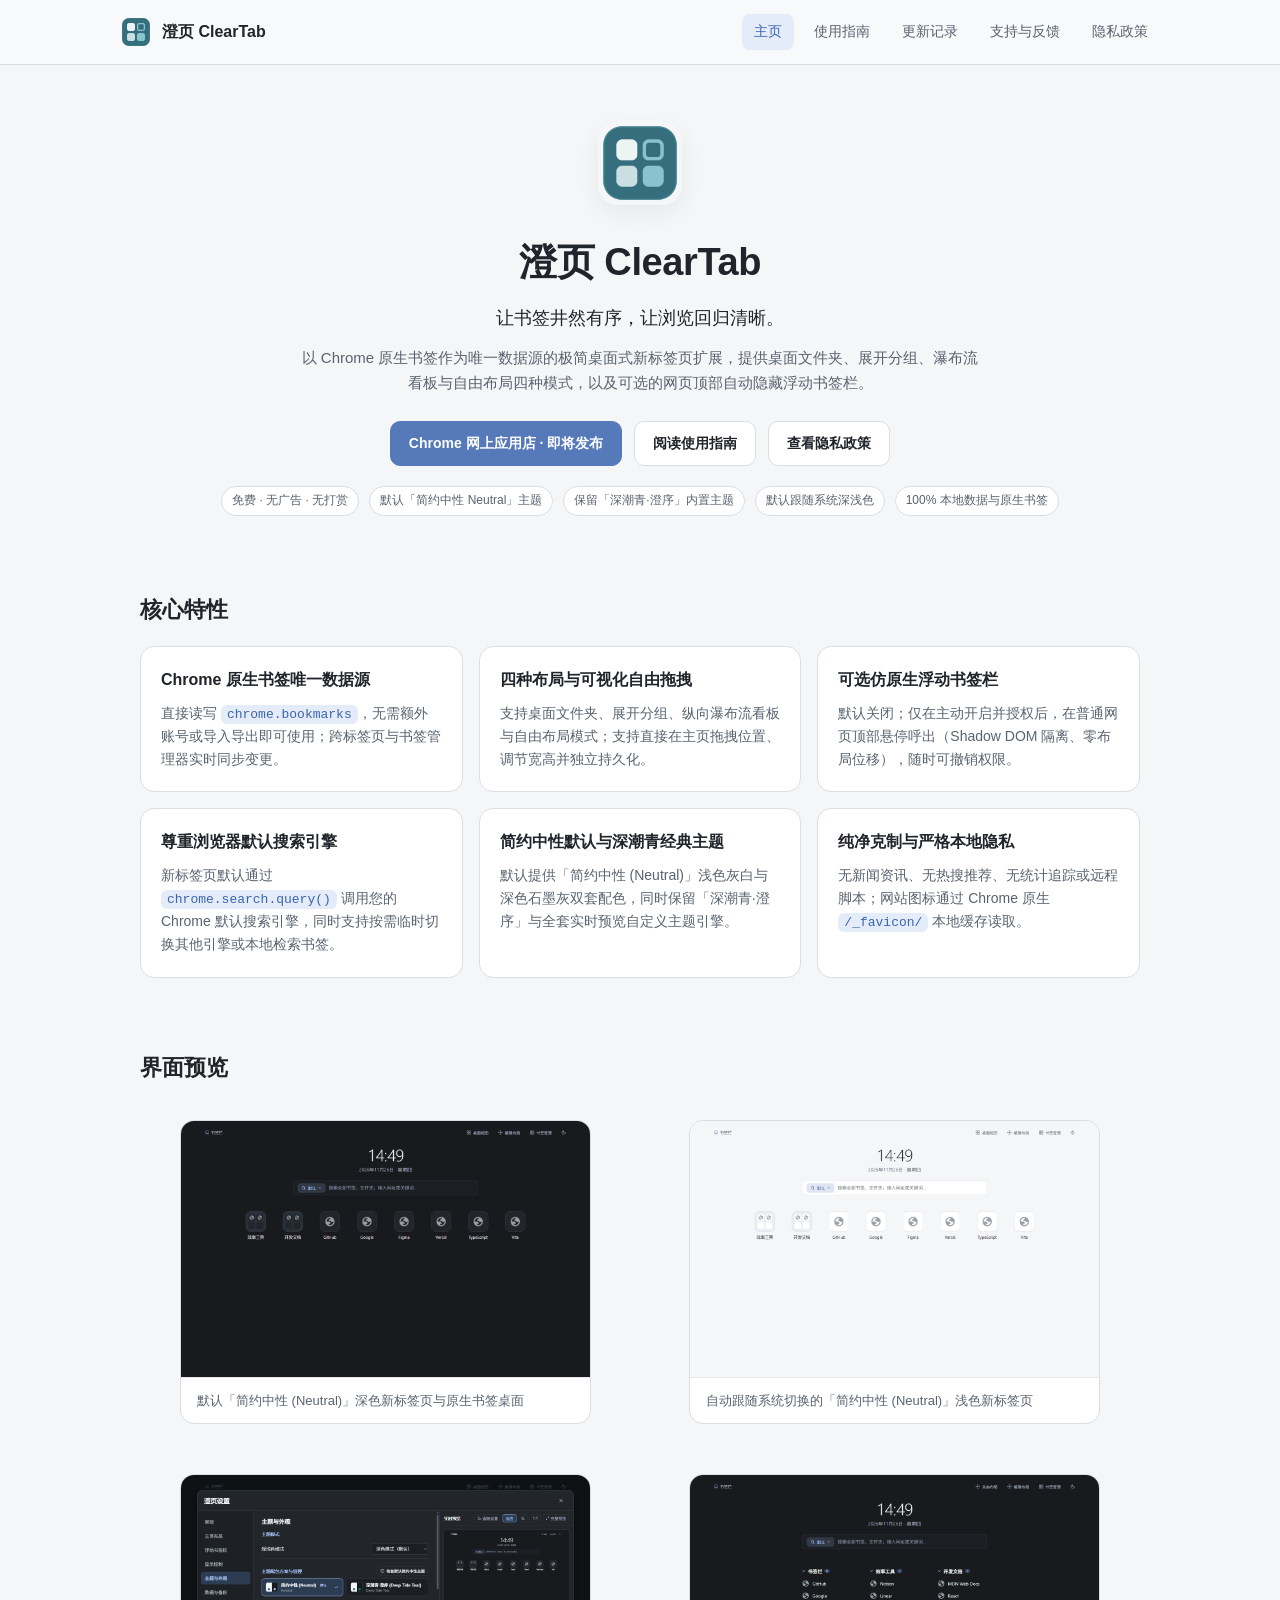
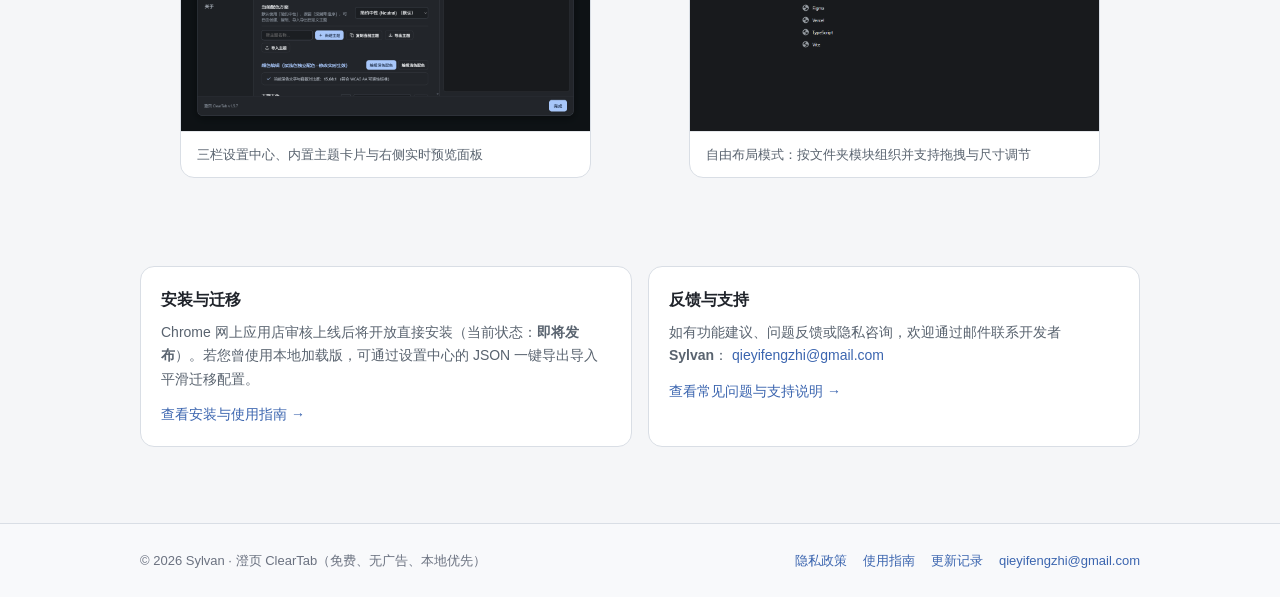
<file: index.html>
<!doctype html>
<html lang="zh-CN">
  <head>
    <meta charset="UTF-8" />
    <meta name="viewport" content="width=device-width, initial-scale=1.0" />
    <title>澄页 ClearTab — 让书签井然有序，让浏览回归清晰</title>
    <meta
      name="description"
      content="澄页 ClearTab 是一款以 Chrome 原生书签为核心的极简桌面式新标签页与可选浮动书签栏扩展。免费、无广告、100% 本地隐私。"
    />
    <link rel="icon" type="image/png" href="./assets/icon-128.png" />
    <link rel="stylesheet" href="./styles.css" />
  </head>
  <body>
    <header class="site-header">
      <div class="container nav-bar">
        <a class="brand" href="./index.html">
          <img src="./assets/icon-128.png" alt="澄页 ClearTab" width="32" height="32" />
          <span>澄页 ClearTab</span>
        </a>
        <nav class="nav-links" aria-label="主导航">
          <a href="./index.html" class="is-active">主页</a>
          <a href="./guide.html">使用指南</a>
          <a href="./changelog.html">更新记录</a>
          <a href="./support.html">支持与反馈</a>
          <a href="./privacy-policy.html">隐私政策</a>
        </nav>
      </div>
    </header>

    <main class="container">
      <section class="hero">
        <img
          class="hero-icon"
          src="./assets/icon-128.png"
          alt="澄页 ClearTab 品牌图标"
          width="84"
          height="84"
        />
        <h1>澄页 ClearTab</h1>
        <p class="hero-tagline">让书签井然有序，让浏览回归清晰。</p>
        <p class="hero-desc">
          以 Chrome 原生书签作为唯一数据源的极简桌面式新标签页扩展，提供桌面文件夹、展开分组、瀑布流看板与自由布局四种模式，以及可选的网页顶部自动隐藏浮动书签栏。
        </p>
        <div class="hero-actions">
          <span class="btn btn-primary btn-disabled" aria-disabled="true">
            Chrome 网上应用店 · 即将发布
          </span>
          <a class="btn" href="./guide.html">阅读使用指南</a>
          <a class="btn" href="./privacy-policy.html">查看隐私政策</a>
        </div>
        <div class="badges">
          <span class="badge">免费 · 无广告 · 无打赏</span>
          <span class="badge">默认「简约中性 Neutral」主题</span>
          <span class="badge">保留「深潮青·澄序」内置主题</span>
          <span class="badge">默认跟随系统深浅色</span>
          <span class="badge">100% 本地数据与原生书签</span>
        </div>
      </section>

      <section class="section">
        <h2 class="section-title">核心特性</h2>
        <div class="grid-3">
          <article class="card">
            <h3>Chrome 原生书签唯一数据源</h3>
            <p>
              直接读写 <code>chrome.bookmarks</code>，无需额外账号或导入导出即可使用；跨标签页与书签管理器实时同步变更。
            </p>
          </article>
          <article class="card">
            <h3>四种布局与可视化自由拖拽</h3>
            <p>
              支持桌面文件夹、展开分组、纵向瀑布流看板与自由布局模式；支持直接在主页拖拽位置、调节宽高并独立持久化。
            </p>
          </article>
          <article class="card">
            <h3>可选仿原生浮动书签栏</h3>
            <p>
              默认关闭；仅在主动开启并授权后，在普通网页顶部悬停呼出（Shadow DOM 隔离、零布局位移），随时可撤销权限。
            </p>
          </article>
          <article class="card">
            <h3>尊重浏览器默认搜索引擎</h3>
            <p>
              新标签页默认通过 <code>chrome.search.query()</code> 调用您的 Chrome 默认搜索引擎，同时支持按需临时切换其他引擎或本地检索书签。
            </p>
          </article>
          <article class="card">
            <h3>简约中性默认与深潮青经典主题</h3>
            <p>
              默认提供「简约中性 (Neutral)」浅色灰白与深色石墨灰双套配色，同时保留「深潮青·澄序」与全套实时预览自定义主题引擎。
            </p>
          </article>
          <article class="card">
            <h3>纯净克制与严格本地隐私</h3>
            <p>
              无新闻资讯、无热搜推荐、无统计追踪或远程脚本；网站图标通过 Chrome 原生 <code>/_favicon/</code> 本地缓存读取。
            </p>
          </article>
        </div>
      </section>

      <section class="section">
        <h2 class="section-title">界面预览</h2>
        <div class="gallery-grid">
          <figure class="shot-card">
            <img
              src="./assets/screenshot-01-minimal-newtab.png"
              alt="澄页 ClearTab 简约中性深色新标签页"
              loading="lazy"
            />
            <figcaption>默认「简约中性 (Neutral)」深色新标签页与原生书签桌面</figcaption>
          </figure>
          <figure class="shot-card">
            <img
              src="./assets/screenshot-05-light-custom-theme.png"
              alt="澄页 ClearTab 简约中性浅色新标签页"
              loading="lazy"
            />
            <figcaption>自动跟随系统切换的「简约中性 (Neutral)」浅色新标签页</figcaption>
          </figure>
          <figure class="shot-card">
            <img
              src="./assets/screenshot-04-settings-live-preview.png"
              alt="澄页 ClearTab 三栏设置中心与实时预览"
              loading="lazy"
            />
            <figcaption>三栏设置中心、内置主题卡片与右侧实时预览面板</figcaption>
          </figure>
          <figure class="shot-card">
            <img
              src="./assets/screenshot-02-free-layout.png"
              alt="澄页 ClearTab 自由布局模式"
              loading="lazy"
            />
            <figcaption>自由布局模式：按文件夹模块组织并支持拖拽与尺寸调节</figcaption>
          </figure>
        </div>
      </section>

      <section class="section">
        <div class="grid-2">
          <div class="card">
            <h3>安装与迁移</h3>
            <p>
              Chrome 网上应用店审核上线后将开放直接安装（当前状态：<strong>即将发布</strong>）。若您曾使用本地加载版，可通过设置中心的 JSON 一键导出导入平滑迁移配置。
            </p>
            <p style="margin-top: 12px">
              <a href="./guide.html">查看安装与使用指南 →</a>
            </p>
          </div>
          <div class="card">
            <h3>反馈与支持</h3>
            <p>
              如有功能建议、问题反馈或隐私咨询，欢迎通过邮件联系开发者 <strong>Sylvan</strong>：
              <a href="mailto:qieyifengzhi@gmail.com">qieyifengzhi@gmail.com</a>
            </p>
            <p style="margin-top: 12px">
              <a href="./support.html">查看常见问题与支持说明 →</a>
            </p>
          </div>
        </div>
      </section>
    </main>

    <footer class="site-footer">
      <div class="container footer-inner">
        <span>© 2026 Sylvan · 澄页 ClearTab（免费、无广告、本地优先）</span>
        <div class="footer-links">
          <a href="./privacy-policy.html">隐私政策</a>
          <a href="./guide.html">使用指南</a>
          <a href="./changelog.html">更新记录</a>
          <a href="mailto:qieyifengzhi@gmail.com">qieyifengzhi@gmail.com</a>
        </div>
      </div>
    </footer>
  </body>
</html>
</file>
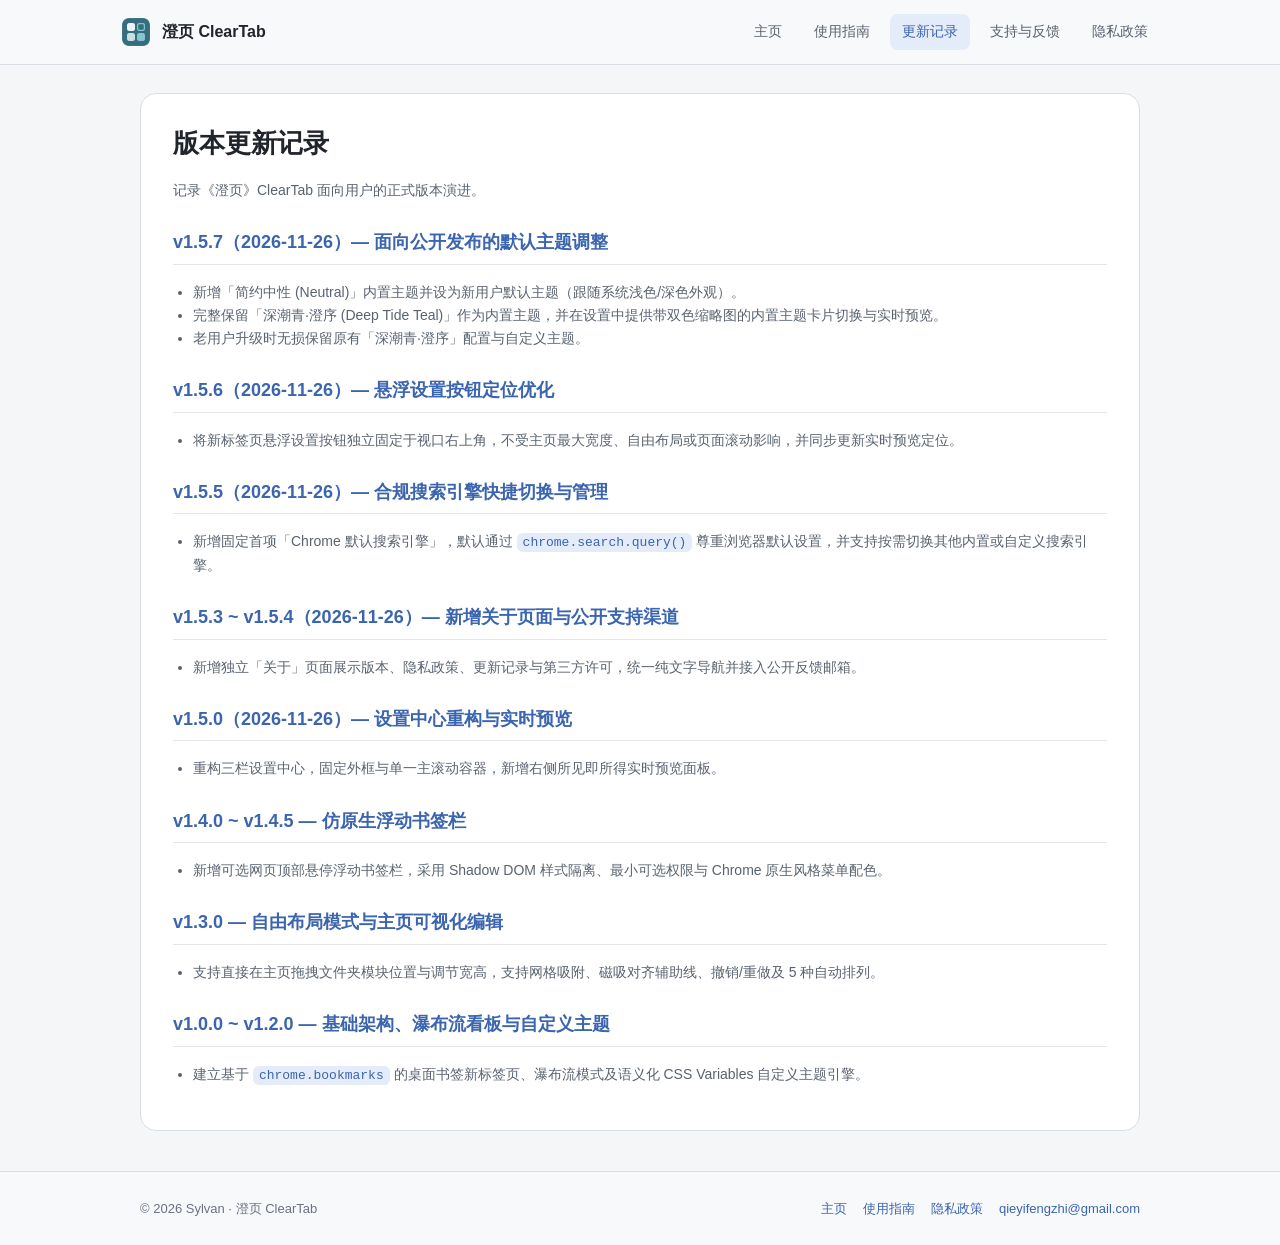
<file: changelog.html>
<!doctype html>
<html lang="zh-CN">
  <head>
    <meta charset="UTF-8" />
    <meta name="viewport" content="width=device-width, initial-scale=1.0" />
    <title>版本更新记录 — 澄页 ClearTab</title>
    <link rel="icon" type="image/png" href="./assets/icon-128.png" />
    <link rel="stylesheet" href="./styles.css" />
  </head>
  <body>
    <header class="site-header">
      <div class="container nav-bar">
        <a class="brand" href="./index.html">
          <img src="./assets/icon-128.png" alt="澄页 ClearTab" width="32" height="32" />
          <span>澄页 ClearTab</span>
        </a>
        <nav class="nav-links" aria-label="主导航">
          <a href="./index.html">主页</a>
          <a href="./guide.html">使用指南</a>
          <a href="./changelog.html" class="is-active">更新记录</a>
          <a href="./support.html">支持与反馈</a>
          <a href="./privacy-policy.html">隐私政策</a>
        </nav>
      </div>
    </header>

    <main class="container">
      <article class="doc-card">
        <h1>版本更新记录</h1>
        <p>记录《澄页》ClearTab 面向用户的正式版本演进。</p>

        <h2>v1.5.7（2026-11-26）— 面向公开发布的默认主题调整</h2>
        <ul>
          <li>新增「简约中性 (Neutral)」内置主题并设为新用户默认主题（跟随系统浅色/深色外观）。</li>
          <li>完整保留「深潮青·澄序 (Deep Tide Teal)」作为内置主题，并在设置中提供带双色缩略图的内置主题卡片切换与实时预览。</li>
          <li>老用户升级时无损保留原有「深潮青·澄序」配置与自定义主题。</li>
        </ul>

        <h2>v1.5.6（2026-11-26）— 悬浮设置按钮定位优化</h2>
        <ul>
          <li>将新标签页悬浮设置按钮独立固定于视口右上角，不受主页最大宽度、自由布局或页面滚动影响，并同步更新实时预览定位。</li>
        </ul>

        <h2>v1.5.5（2026-11-26）— 合规搜索引擎快捷切换与管理</h2>
        <ul>
          <li>新增固定首项「Chrome 默认搜索引擎」，默认通过 <code>chrome.search.query()</code> 尊重浏览器默认设置，并支持按需切换其他内置或自定义搜索引擎。</li>
        </ul>

        <h2>v1.5.3 ~ v1.5.4（2026-11-26）— 新增关于页面与公开支持渠道</h2>
        <ul>
          <li>新增独立「关于」页面展示版本、隐私政策、更新记录与第三方许可，统一纯文字导航并接入公开反馈邮箱。</li>
        </ul>

        <h2>v1.5.0（2026-11-26）— 设置中心重构与实时预览</h2>
        <ul>
          <li>重构三栏设置中心，固定外框与单一主滚动容器，新增右侧所见即所得实时预览面板。</li>
        </ul>

        <h2>v1.4.0 ~ v1.4.5 — 仿原生浮动书签栏</h2>
        <ul>
          <li>新增可选网页顶部悬停浮动书签栏，采用 Shadow DOM 样式隔离、最小可选权限与 Chrome 原生风格菜单配色。</li>
        </ul>

        <h2>v1.3.0 — 自由布局模式与主页可视化编辑</h2>
        <ul>
          <li>支持直接在主页拖拽文件夹模块位置与调节宽高，支持网格吸附、磁吸对齐辅助线、撤销/重做及 5 种自动排列。</li>
        </ul>

        <h2>v1.0.0 ~ v1.2.0 — 基础架构、瀑布流看板与自定义主题</h2>
        <ul>
          <li>建立基于 <code>chrome.bookmarks</code> 的桌面书签新标签页、瀑布流模式及语义化 CSS Variables 自定义主题引擎。</li>
        </ul>
      </article>
    </main>

    <footer class="site-footer">
      <div class="container footer-inner">
        <span>© 2026 Sylvan · 澄页 ClearTab</span>
        <div class="footer-links">
          <a href="./index.html">主页</a>
          <a href="./guide.html">使用指南</a>
          <a href="./privacy-policy.html">隐私政策</a>
          <a href="mailto:qieyifengzhi@gmail.com">qieyifengzhi@gmail.com</a>
        </div>
      </div>
    </footer>
  </body>
</html>
</file>
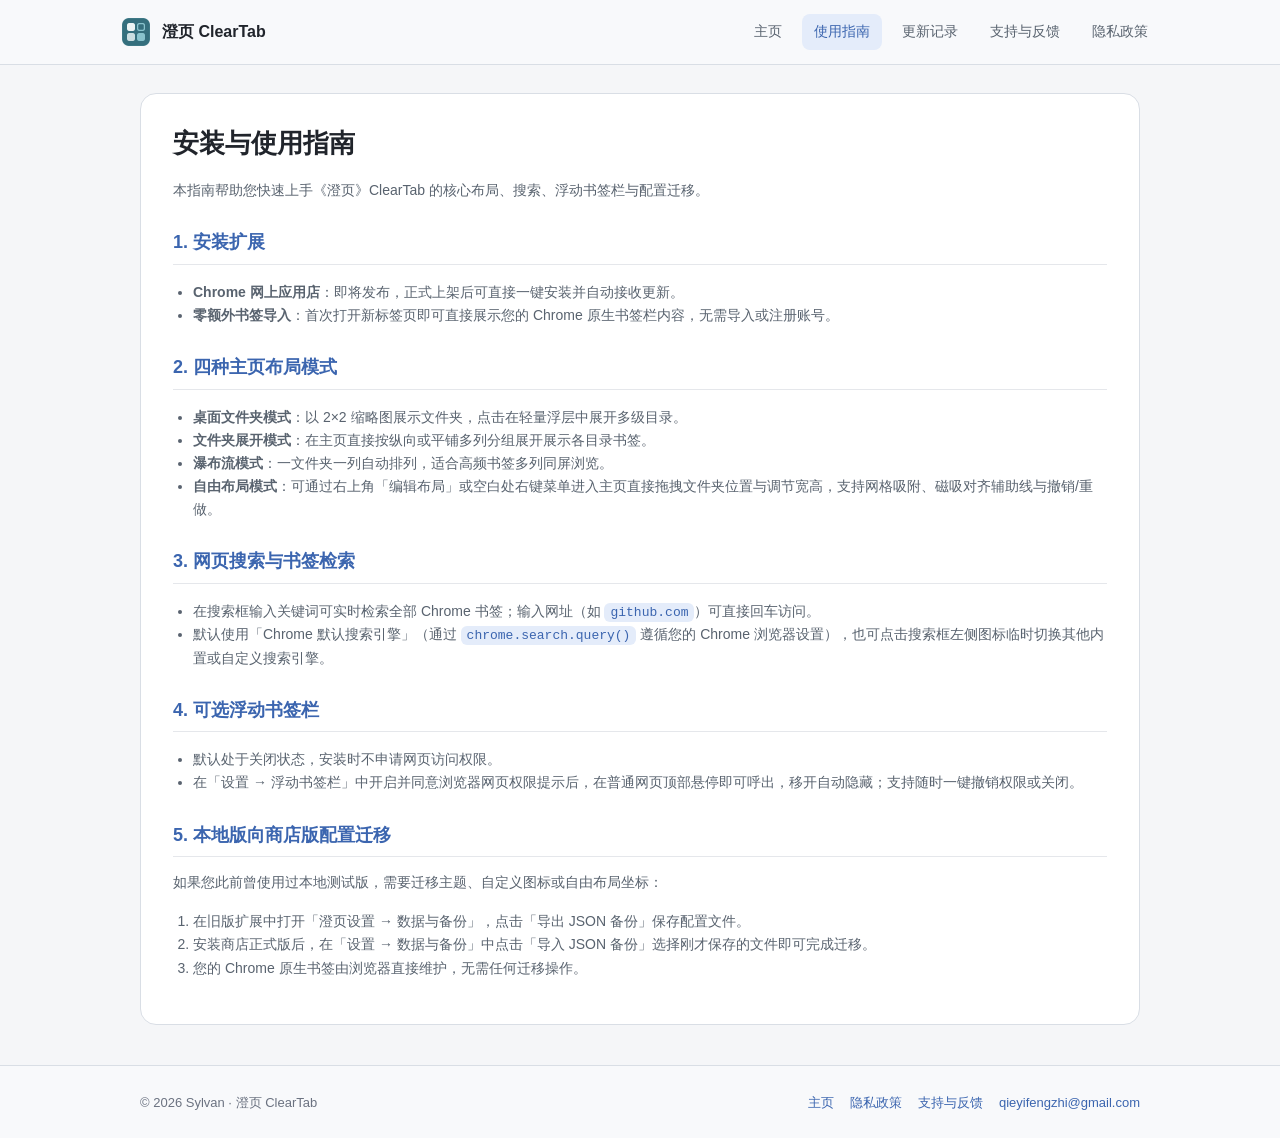
<file: guide.html>
<!doctype html>
<html lang="zh-CN">
  <head>
    <meta charset="UTF-8" />
    <meta name="viewport" content="width=device-width, initial-scale=1.0" />
    <title>安装与使用指南 — 澄页 ClearTab</title>
    <link rel="icon" type="image/png" href="./assets/icon-128.png" />
    <link rel="stylesheet" href="./styles.css" />
  </head>
  <body>
    <header class="site-header">
      <div class="container nav-bar">
        <a class="brand" href="./index.html">
          <img src="./assets/icon-128.png" alt="澄页 ClearTab" width="32" height="32" />
          <span>澄页 ClearTab</span>
        </a>
        <nav class="nav-links" aria-label="主导航">
          <a href="./index.html">主页</a>
          <a href="./guide.html" class="is-active">使用指南</a>
          <a href="./changelog.html">更新记录</a>
          <a href="./support.html">支持与反馈</a>
          <a href="./privacy-policy.html">隐私政策</a>
        </nav>
      </div>
    </header>

    <main class="container">
      <article class="doc-card">
        <h1>安装与使用指南</h1>
        <p>本指南帮助您快速上手《澄页》ClearTab 的核心布局、搜索、浮动书签栏与配置迁移。</p>

        <h2>1. 安装扩展</h2>
        <ul>
          <li><strong>Chrome 网上应用店</strong>：即将发布，正式上架后可直接一键安装并自动接收更新。</li>
          <li><strong>零额外书签导入</strong>：首次打开新标签页即可直接展示您的 Chrome 原生书签栏内容，无需导入或注册账号。</li>
        </ul>

        <h2>2. 四种主页布局模式</h2>
        <ul>
          <li><strong>桌面文件夹模式</strong>：以 2×2 缩略图展示文件夹，点击在轻量浮层中展开多级目录。</li>
          <li><strong>文件夹展开模式</strong>：在主页直接按纵向或平铺多列分组展开展示各目录书签。</li>
          <li><strong>瀑布流模式</strong>：一文件夹一列自动排列，适合高频书签多列同屏浏览。</li>
          <li><strong>自由布局模式</strong>：可通过右上角「编辑布局」或空白处右键菜单进入主页直接拖拽文件夹位置与调节宽高，支持网格吸附、磁吸对齐辅助线与撤销/重做。</li>
        </ul>

        <h2>3. 网页搜索与书签检索</h2>
        <ul>
          <li>在搜索框输入关键词可实时检索全部 Chrome 书签；输入网址（如 <code>github.com</code>）可直接回车访问。</li>
          <li>默认使用「Chrome 默认搜索引擎」（通过 <code>chrome.search.query()</code> 遵循您的 Chrome 浏览器设置），也可点击搜索框左侧图标临时切换其他内置或自定义搜索引擎。</li>
        </ul>

        <h2>4. 可选浮动书签栏</h2>
        <ul>
          <li>默认处于关闭状态，安装时不申请网页访问权限。</li>
          <li>在「设置 → 浮动书签栏」中开启并同意浏览器网页权限提示后，在普通网页顶部悬停即可呼出，移开自动隐藏；支持随时一键撤销权限或关闭。</li>
        </ul>

        <h2>5. 本地版向商店版配置迁移</h2>
        <p>如果您此前曾使用过本地测试版，需要迁移主题、自定义图标或自由布局坐标：</p>
        <ol>
          <li>在旧版扩展中打开「澄页设置 → 数据与备份」，点击「导出 JSON 备份」保存配置文件。</li>
          <li>安装商店正式版后，在「设置 → 数据与备份」中点击「导入 JSON 备份」选择刚才保存的文件即可完成迁移。</li>
          <li>您的 Chrome 原生书签由浏览器直接维护，无需任何迁移操作。</li>
        </ol>
      </article>
    </main>

    <footer class="site-footer">
      <div class="container footer-inner">
        <span>© 2026 Sylvan · 澄页 ClearTab</span>
        <div class="footer-links">
          <a href="./index.html">主页</a>
          <a href="./privacy-policy.html">隐私政策</a>
          <a href="./support.html">支持与反馈</a>
          <a href="mailto:qieyifengzhi@gmail.com">qieyifengzhi@gmail.com</a>
        </div>
      </div>
    </footer>
  </body>
</html>
</file>
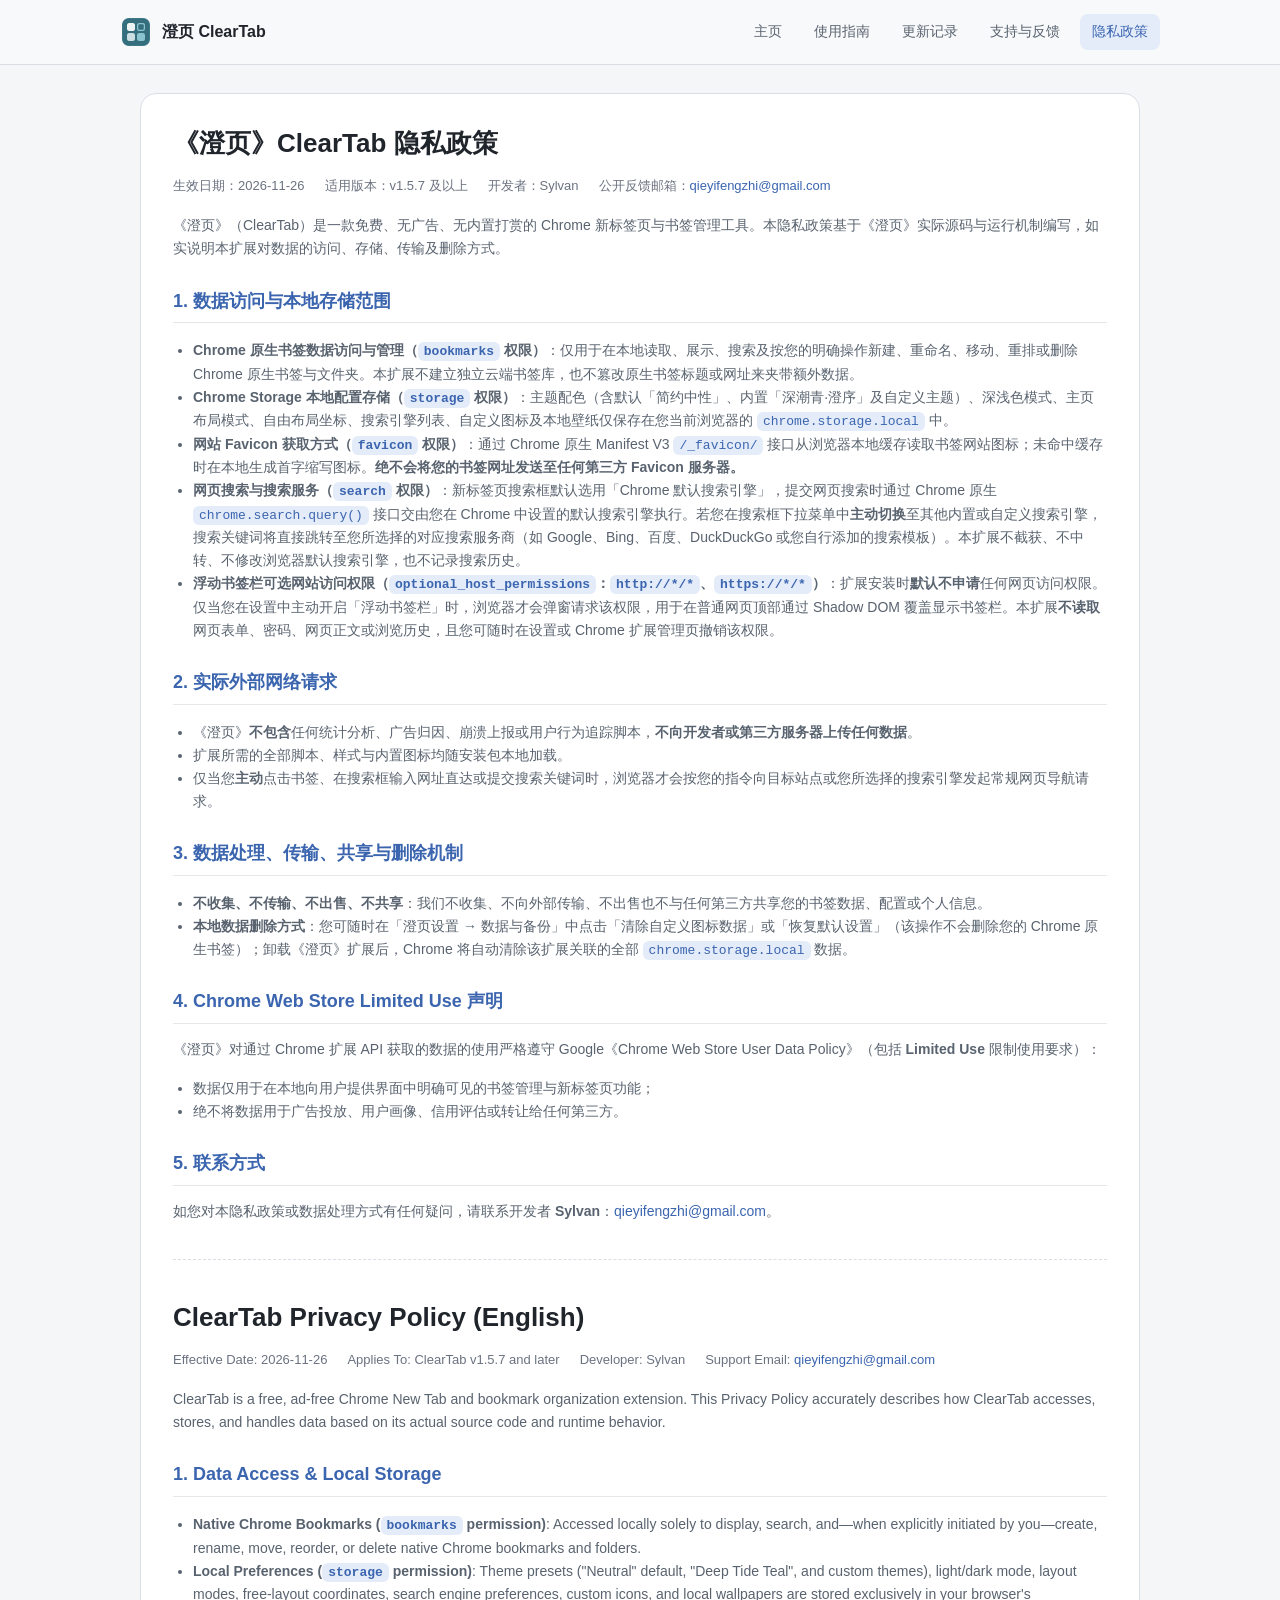
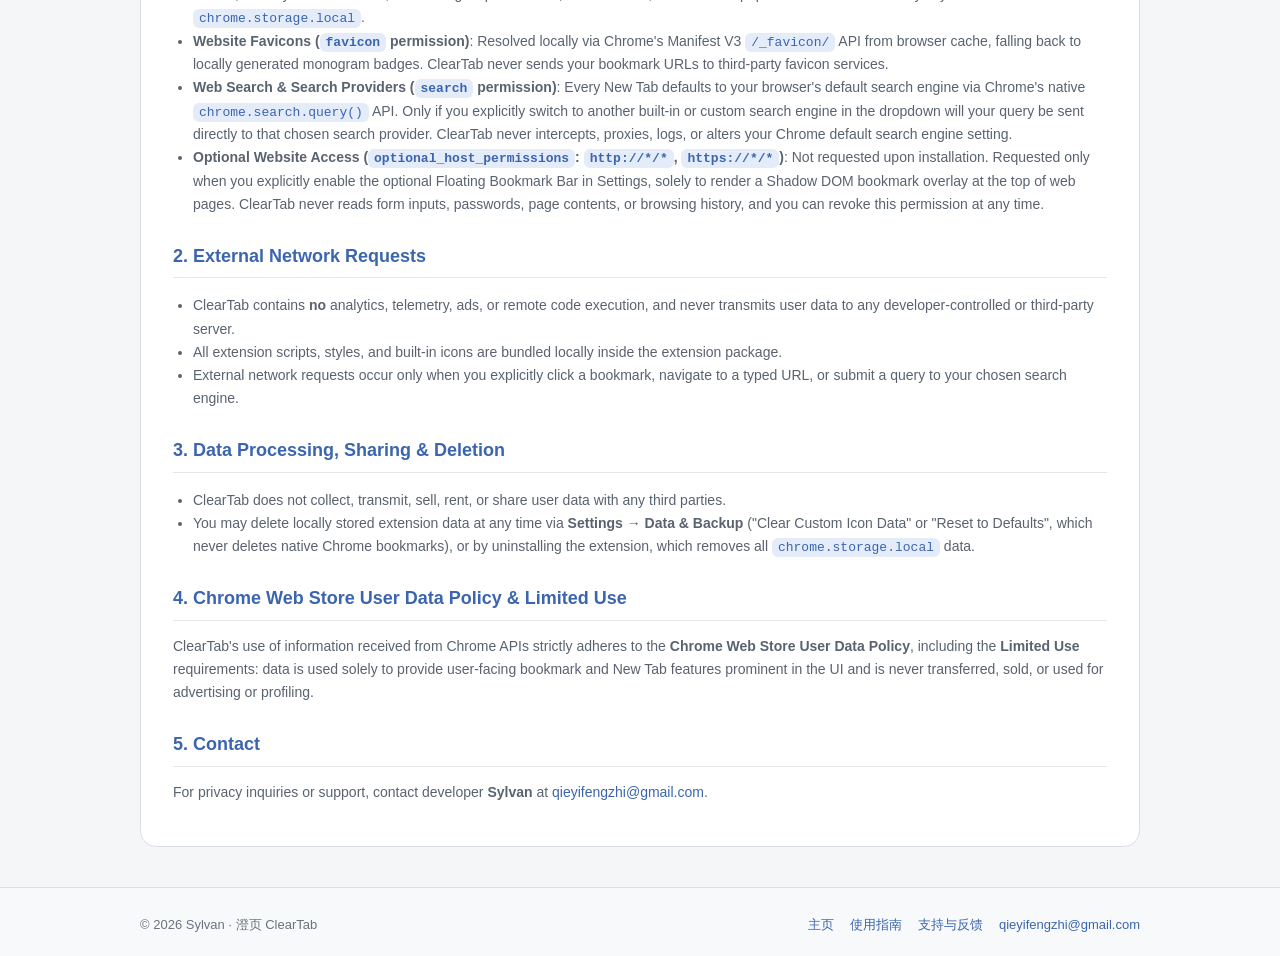
<file: privacy-policy.html>
<!doctype html>
<html lang="zh-CN">
  <head>
    <meta charset="UTF-8" />
    <meta name="viewport" content="width=device-width, initial-scale=1.0" />
    <title>隐私政策 / Privacy Policy — 澄页 ClearTab</title>
    <link rel="icon" type="image/png" href="./assets/icon-128.png" />
    <link rel="stylesheet" href="./styles.css" />
  </head>
  <body>
    <header class="site-header">
      <div class="container nav-bar">
        <a class="brand" href="./index.html">
          <img src="./assets/icon-128.png" alt="澄页 ClearTab" width="32" height="32" />
          <span>澄页 ClearTab</span>
        </a>
        <nav class="nav-links" aria-label="主导航">
          <a href="./index.html">主页</a>
          <a href="./guide.html">使用指南</a>
          <a href="./changelog.html">更新记录</a>
          <a href="./support.html">支持与反馈</a>
          <a href="./privacy-policy.html" class="is-active">隐私政策</a>
        </nav>
      </div>
    </header>

    <main class="container">
      <article class="doc-card">
        <section lang="zh-CN">
          <h1>《澄页》ClearTab 隐私政策</h1>
          <div class="doc-meta">
            <span>生效日期：2026-11-26</span>
            <span>适用版本：v1.5.7 及以上</span>
            <span>开发者：Sylvan</span>
            <span>公开反馈邮箱：<a href="mailto:qieyifengzhi@gmail.com">qieyifengzhi@gmail.com</a></span>
          </div>
          <p>
            《澄页》（ClearTab）是一款免费、无广告、无内置打赏的 Chrome 新标签页与书签管理工具。本隐私政策基于《澄页》实际源码与运行机制编写，如实说明本扩展对数据的访问、存储、传输及删除方式。
          </p>

          <h2>1. 数据访问与本地存储范围</h2>
          <ul>
            <li>
              <strong>Chrome 原生书签数据访问与管理（<code>bookmarks</code> 权限）</strong>：仅用于在本地读取、展示、搜索及按您的明确操作新建、重命名、移动、重排或删除 Chrome 原生书签与文件夹。本扩展不建立独立云端书签库，也不篡改原生书签标题或网址来夹带额外数据。
            </li>
            <li>
              <strong>Chrome Storage 本地配置存储（<code>storage</code> 权限）</strong>：主题配色（含默认「简约中性」、内置「深潮青·澄序」及自定义主题）、深浅色模式、主页布局模式、自由布局坐标、搜索引擎列表、自定义图标及本地壁纸仅保存在您当前浏览器的 <code>chrome.storage.local</code> 中。
            </li>
            <li>
              <strong>网站 Favicon 获取方式（<code>favicon</code> 权限）</strong>：通过 Chrome 原生 Manifest V3 <code>/_favicon/</code> 接口从浏览器本地缓存读取书签网站图标；未命中缓存时在本地生成首字缩写图标。<strong>绝不会将您的书签网址发送至任何第三方 Favicon 服务器。</strong>
            </li>
            <li>
              <strong>网页搜索与搜索服务（<code>search</code> 权限）</strong>：新标签页搜索框默认选用「Chrome 默认搜索引擎」，提交网页搜索时通过 Chrome 原生 <code>chrome.search.query()</code> 接口交由您在 Chrome 中设置的默认搜索引擎执行。若您在搜索框下拉菜单中<strong>主动切换</strong>至其他内置或自定义搜索引擎，搜索关键词将直接跳转至您所选择的对应搜索服务商（如 Google、Bing、百度、DuckDuckGo 或您自行添加的搜索模板）。本扩展不截获、不中转、不修改浏览器默认搜索引擎，也不记录搜索历史。
            </li>
            <li>
              <strong>浮动书签栏可选网站访问权限（<code>optional_host_permissions</code>：<code>http://*/*</code>、<code>https://*/*</code>）</strong>：扩展安装时<strong>默认不申请</strong>任何网页访问权限。仅当您在设置中主动开启「浮动书签栏」时，浏览器才会弹窗请求该权限，用于在普通网页顶部通过 Shadow DOM 覆盖显示书签栏。本扩展<strong>不读取</strong>网页表单、密码、网页正文或浏览历史，且您可随时在设置或 Chrome 扩展管理页撤销该权限。
            </li>
          </ul>

          <h2>2. 实际外部网络请求</h2>
          <ul>
            <li>《澄页》<strong>不包含</strong>任何统计分析、广告归因、崩溃上报或用户行为追踪脚本，<strong>不向开发者或第三方服务器上传任何数据</strong>。</li>
            <li>扩展所需的全部脚本、样式与内置图标均随安装包本地加载。</li>
            <li>仅当您<strong>主动</strong>点击书签、在搜索框输入网址直达或提交搜索关键词时，浏览器才会按您的指令向目标站点或您所选择的搜索引擎发起常规网页导航请求。</li>
          </ul>

          <h2>3. 数据处理、传输、共享与删除机制</h2>
          <ul>
            <li><strong>不收集、不传输、不出售、不共享</strong>：我们不收集、不向外部传输、不出售也不与任何第三方共享您的书签数据、配置或个人信息。</li>
            <li>
              <strong>本地数据删除方式</strong>：您可随时在「澄页设置 → 数据与备份」中点击「清除自定义图标数据」或「恢复默认设置」（该操作不会删除您的 Chrome 原生书签）；卸载《澄页》扩展后，Chrome 将自动清除该扩展关联的全部 <code>chrome.storage.local</code> 数据。
            </li>
          </ul>

          <h2>4. Chrome Web Store Limited Use 声明</h2>
          <p>
            《澄页》对通过 Chrome 扩展 API 获取的数据的使用严格遵守 Google《Chrome Web Store User Data Policy》（包括 <strong>Limited Use</strong> 限制使用要求）：
          </p>
          <ul>
            <li>数据仅用于在本地向用户提供界面中明确可见的书签管理与新标签页功能；</li>
            <li>绝不将数据用于广告投放、用户画像、信用评估或转让给任何第三方。</li>
          </ul>

          <h2>5. 联系方式</h2>
          <p>
            如您对本隐私政策或数据处理方式有任何疑问，请联系开发者 <strong>Sylvan</strong>：<a href="mailto:qieyifengzhi@gmail.com">qieyifengzhi@gmail.com</a>。
          </p>
        </section>

        <hr class="divider" />

        <section lang="en">
          <h1>ClearTab Privacy Policy (English)</h1>
          <div class="doc-meta">
            <span>Effective Date: 2026-11-26</span>
            <span>Applies To: ClearTab v1.5.7 and later</span>
            <span>Developer: Sylvan</span>
            <span>Support Email: <a href="mailto:qieyifengzhi@gmail.com">qieyifengzhi@gmail.com</a></span>
          </div>
          <p>
            ClearTab is a free, ad-free Chrome New Tab and bookmark organization extension. This Privacy Policy accurately describes how ClearTab accesses, stores, and handles data based on its actual source code and runtime behavior.
          </p>

          <h2>1. Data Access &amp; Local Storage</h2>
          <ul>
            <li>
              <strong>Native Chrome Bookmarks (<code>bookmarks</code> permission)</strong>: Accessed locally solely to display, search, and—when explicitly initiated by you—create, rename, move, reorder, or delete native Chrome bookmarks and folders.
            </li>
            <li>
              <strong>Local Preferences (<code>storage</code> permission)</strong>: Theme presets ("Neutral" default, "Deep Tide Teal", and custom themes), light/dark mode, layout modes, free-layout coordinates, search engine preferences, custom icons, and local wallpapers are stored exclusively in your browser's <code>chrome.storage.local</code>.
            </li>
            <li>
              <strong>Website Favicons (<code>favicon</code> permission)</strong>: Resolved locally via Chrome's Manifest V3 <code>/_favicon/</code> API from browser cache, falling back to locally generated monogram badges. ClearTab never sends your bookmark URLs to third-party favicon services.
            </li>
            <li>
              <strong>Web Search &amp; Search Providers (<code>search</code> permission)</strong>: Every New Tab defaults to your browser's default search engine via Chrome's native <code>chrome.search.query()</code> API. Only if you explicitly switch to another built-in or custom search engine in the dropdown will your query be sent directly to that chosen search provider. ClearTab never intercepts, proxies, logs, or alters your Chrome default search engine setting.
            </li>
            <li>
              <strong>Optional Website Access (<code>optional_host_permissions</code>: <code>http://*/*</code>, <code>https://*/*</code>)</strong>: Not requested upon installation. Requested only when you explicitly enable the optional Floating Bookmark Bar in Settings, solely to render a Shadow DOM bookmark overlay at the top of web pages. ClearTab never reads form inputs, passwords, page contents, or browsing history, and you can revoke this permission at any time.
            </li>
          </ul>

          <h2>2. External Network Requests</h2>
          <ul>
            <li>ClearTab contains <strong>no</strong> analytics, telemetry, ads, or remote code execution, and never transmits user data to any developer-controlled or third-party server.</li>
            <li>All extension scripts, styles, and built-in icons are bundled locally inside the extension package.</li>
            <li>External network requests occur only when you explicitly click a bookmark, navigate to a typed URL, or submit a query to your chosen search engine.</li>
          </ul>

          <h2>3. Data Processing, Sharing &amp; Deletion</h2>
          <ul>
            <li>ClearTab does not collect, transmit, sell, rent, or share user data with any third parties.</li>
            <li>You may delete locally stored extension data at any time via <strong>Settings → Data &amp; Backup</strong> ("Clear Custom Icon Data" or "Reset to Defaults", which never deletes native Chrome bookmarks), or by uninstalling the extension, which removes all <code>chrome.storage.local</code> data.</li>
          </ul>

          <h2>4. Chrome Web Store User Data Policy &amp; Limited Use</h2>
          <p>
            ClearTab's use of information received from Chrome APIs strictly adheres to the <strong>Chrome Web Store User Data Policy</strong>, including the <strong>Limited Use</strong> requirements: data is used solely to provide user-facing bookmark and New Tab features prominent in the UI and is never transferred, sold, or used for advertising or profiling.
          </p>

          <h2>5. Contact</h2>
          <p>
            For privacy inquiries or support, contact developer <strong>Sylvan</strong> at <a href="mailto:qieyifengzhi@gmail.com">qieyifengzhi@gmail.com</a>.
          </p>
        </section>
      </article>
    </main>

    <footer class="site-footer">
      <div class="container footer-inner">
        <span>© 2026 Sylvan · 澄页 ClearTab</span>
        <div class="footer-links">
          <a href="./index.html">主页</a>
          <a href="./guide.html">使用指南</a>
          <a href="./support.html">支持与反馈</a>
          <a href="mailto:qieyifengzhi@gmail.com">qieyifengzhi@gmail.com</a>
        </div>
      </div>
    </footer>
  </body>
</html>
</file>
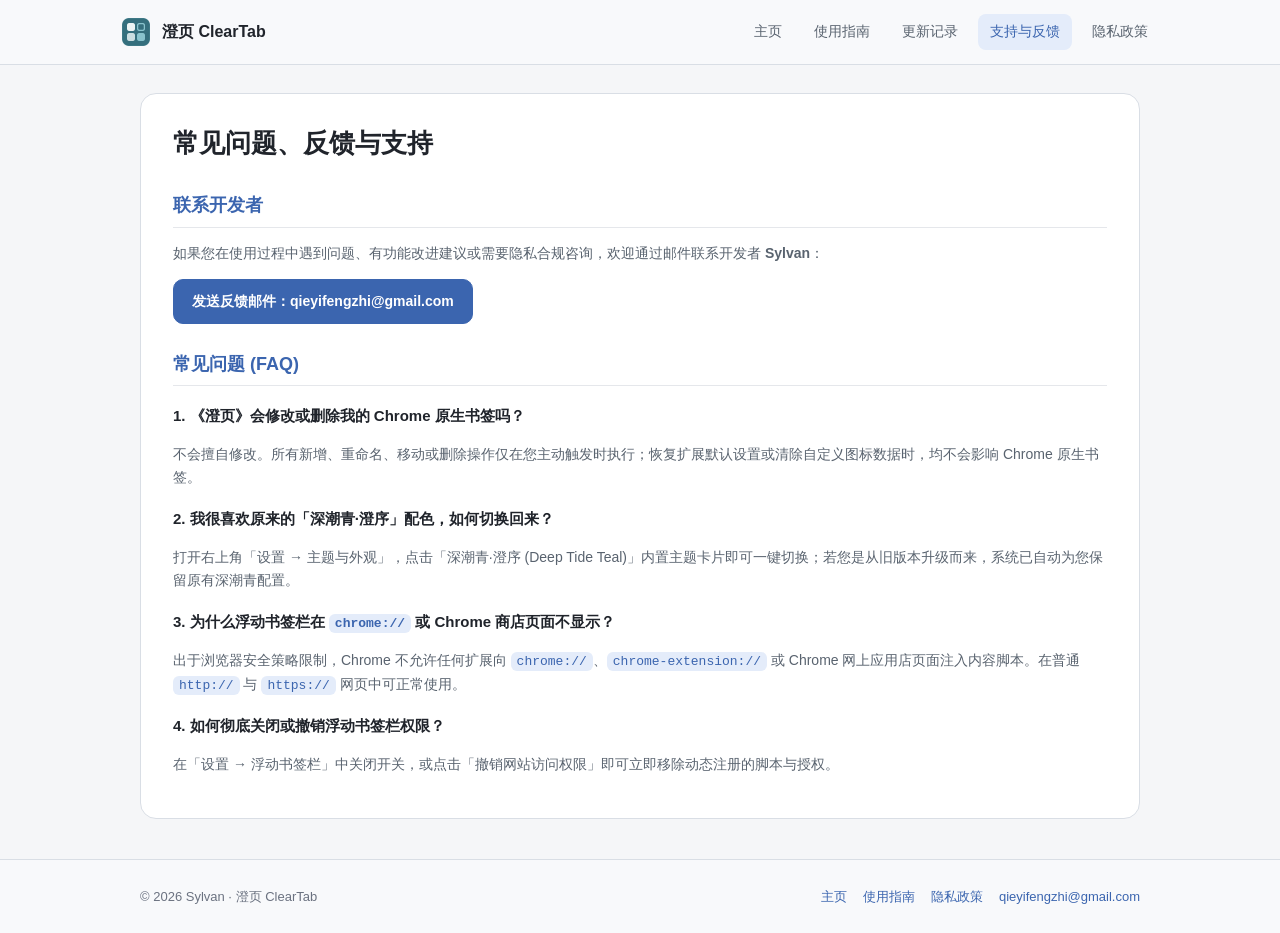
<file: support.html>
<!doctype html>
<html lang="zh-CN">
  <head>
    <meta charset="UTF-8" />
    <meta name="viewport" content="width=device-width, initial-scale=1.0" />
    <title>支持与反馈 — 澄页 ClearTab</title>
    <link rel="icon" type="image/png" href="./assets/icon-128.png" />
    <link rel="stylesheet" href="./styles.css" />
  </head>
  <body>
    <header class="site-header">
      <div class="container nav-bar">
        <a class="brand" href="./index.html">
          <img src="./assets/icon-128.png" alt="澄页 ClearTab" width="32" height="32" />
          <span>澄页 ClearTab</span>
        </a>
        <nav class="nav-links" aria-label="主导航">
          <a href="./index.html">主页</a>
          <a href="./guide.html">使用指南</a>
          <a href="./changelog.html">更新记录</a>
          <a href="./support.html" class="is-active">支持与反馈</a>
          <a href="./privacy-policy.html">隐私政策</a>
        </nav>
      </div>
    </header>

    <main class="container">
      <article class="doc-card">
        <h1>常见问题、反馈与支持</h1>

        <h2>联系开发者</h2>
        <p>
          如果您在使用过程中遇到问题、有功能改进建议或需要隐私合规咨询，欢迎通过邮件联系开发者 <strong>Sylvan</strong>：
        </p>
        <p>
          <a class="btn btn-primary" href="mailto:qieyifengzhi@gmail.com?subject=%E6%BE%84%E9%A1%B5%20ClearTab%20%E4%BD%BF%E7%94%A8%E5%8F%8D%E9%A6%88">
            发送反馈邮件：qieyifengzhi@gmail.com
          </a>
        </p>

        <h2>常见问题 (FAQ)</h2>
        <h3>1. 《澄页》会修改或删除我的 Chrome 原生书签吗？</h3>
        <p>
          不会擅自修改。所有新增、重命名、移动或删除操作仅在您主动触发时执行；恢复扩展默认设置或清除自定义图标数据时，均不会影响 Chrome 原生书签。
        </p>

        <h3>2. 我很喜欢原来的「深潮青·澄序」配色，如何切换回来？</h3>
        <p>
          打开右上角「设置 → 主题与外观」，点击「深潮青·澄序 (Deep Tide Teal)」内置主题卡片即可一键切换；若您是从旧版本升级而来，系统已自动为您保留原有深潮青配置。
        </p>

        <h3>3. 为什么浮动书签栏在 <code>chrome://</code> 或 Chrome 商店页面不显示？</h3>
        <p>
          出于浏览器安全策略限制，Chrome 不允许任何扩展向 <code>chrome://</code>、<code>chrome-extension://</code> 或 Chrome 网上应用店页面注入内容脚本。在普通 <code>http://</code> 与 <code>https://</code> 网页中可正常使用。
        </p>

        <h3>4. 如何彻底关闭或撤销浮动书签栏权限？</h3>
        <p>
          在「设置 → 浮动书签栏」中关闭开关，或点击「撤销网站访问权限」即可立即移除动态注册的脚本与授权。
        </p>
      </article>
    </main>

    <footer class="site-footer">
      <div class="container footer-inner">
        <span>© 2026 Sylvan · 澄页 ClearTab</span>
        <div class="footer-links">
          <a href="./index.html">主页</a>
          <a href="./guide.html">使用指南</a>
          <a href="./privacy-policy.html">隐私政策</a>
          <a href="mailto:qieyifengzhi@gmail.com">qieyifengzhi@gmail.com</a>
        </div>
      </div>
    </footer>
  </body>
</html>
</file>
<file: styles.css>
/* ClearTab Public Support Website — Neutral Theme (System Light / Dark) */
:root {
  --bg: #F5F6F8;
  --surface: #FFFFFF;
  --surface-subtle: #F8F9FB;
  --border: #D9DEE5;
  --divider: #E5E7EB;
  --text: #20242B;
  --text-secondary: #59636F;
  --text-muted: #6B7280;
  --accent: #3B65AF;
  --accent-hover: #305594;
  --accent-soft: #E4ECFA;
  --primary-text: #FFFFFF;
  --shadow: 0 8px 24px rgba(15, 23, 42, 0.06);
}

@media (prefers-color-scheme: dark) {
  :root {
    --bg: #181A1D;
    --surface: #22252A;
    --surface-subtle: #1D2024;
    --border: #383C42;
    --divider: #34383E;
    --text: #F1F3F5;
    --text-secondary: #B3BAC4;
    --text-muted: #929BA7;
    --accent: #A8C7FA;
    --accent-hover: #BDD5FC;
    --accent-soft: #2C3C52;
    --primary-text: #14233C;
    --shadow: 0 10px 28px rgba(0, 0, 0, 0.32);
  }
}

* {
  box-sizing: border-box;
}

html {
  scroll-behavior: smooth;
}

body {
  margin: 0;
  font-family: -apple-system, BlinkMacSystemFont, "Segoe UI", "PingFang SC", "Hiragino Sans GB", "Microsoft YaHei", sans-serif;
  background-color: var(--bg);
  color: var(--text);
  line-height: 1.65;
  -webkit-font-smoothing: antialiased;
}

a {
  color: var(--accent);
  text-decoration: none;
}

a:hover {
  text-decoration: underline;
}

.container {
  max-width: 1040px;
  margin: 0 auto;
  padding: 0 20px;
}

.site-header {
  position: sticky;
  top: 0;
  z-index: 20;
  background-color: var(--surface-subtle);
  border-bottom: 1px solid var(--border);
}

.nav-bar {
  display: flex;
  align-items: center;
  justify-content: space-between;
  gap: 16px;
  min-height: 64px;
  flex-wrap: wrap;
  padding: 10px 0;
}

.brand {
  display: inline-flex;
  align-items: center;
  gap: 10px;
  color: var(--text);
  font-weight: 600;
  font-size: 16px;
}

.brand:hover {
  text-decoration: none;
}

.brand img {
  border-radius: 8px;
}

.nav-links {
  display: flex;
  align-items: center;
  gap: 8px;
  flex-wrap: wrap;
}

.nav-links a {
  color: var(--text-secondary);
  font-size: 14px;
  font-weight: 500;
  padding: 6px 12px;
  border-radius: 8px;
  transition: background-color 140ms ease, color 140ms ease;
}

.nav-links a:hover,
.nav-links a.is-active {
  background-color: var(--accent-soft);
  color: var(--accent);
  text-decoration: none;
}

.hero {
  padding: 56px 0 40px;
  text-align: center;
}

.hero-icon {
  border-radius: 20px;
  box-shadow: var(--shadow);
  margin-bottom: 18px;
}

.hero h1 {
  margin: 0 0 10px;
  font-size: clamp(28px, 4vw, 38px);
  font-weight: 700;
  letter-spacing: -0.01em;
}

.hero-tagline {
  margin: 0 auto 12px;
  font-size: 18px;
  font-weight: 500;
  color: var(--text);
}

.hero-desc {
  margin: 0 auto 26px;
  max-width: 680px;
  color: var(--text-secondary);
  font-size: 15px;
}

.hero-actions {
  display: flex;
  justify-content: center;
  align-items: center;
  gap: 12px;
  flex-wrap: wrap;
}

.btn {
  display: inline-flex;
  align-items: center;
  justify-content: center;
  gap: 8px;
  padding: 10px 18px;
  border-radius: 10px;
  font-size: 14px;
  font-weight: 600;
  border: 1px solid var(--border);
  background-color: var(--surface);
  color: var(--text);
  cursor: pointer;
}

.btn:hover {
  background-color: var(--accent-soft);
  border-color: var(--accent);
  color: var(--accent);
  text-decoration: none;
}

.btn-primary {
  background-color: var(--accent);
  border-color: var(--accent);
  color: var(--primary-text);
}

.btn-primary:hover {
  background-color: var(--accent-hover);
  border-color: var(--accent-hover);
  color: var(--primary-text);
}

.btn-disabled {
  opacity: 0.85;
  cursor: default;
}

.btn-disabled:hover {
  background-color: var(--surface);
  border-color: var(--border);
  color: var(--text);
}

.badges {
  display: flex;
  justify-content: center;
  gap: 10px;
  flex-wrap: wrap;
  margin-top: 20px;
}

.badge {
  font-size: 12px;
  font-weight: 500;
  padding: 4px 10px;
  border-radius: 999px;
  background-color: var(--surface);
  border: 1px solid var(--border);
  color: var(--text-secondary);
}

.section {
  padding: 36px 0;
}

.section-title {
  margin: 0 0 18px;
  font-size: 22px;
  font-weight: 600;
}

.grid-3 {
  display: grid;
  grid-template-columns: repeat(3, minmax(0, 1fr));
  gap: 16px;
}

.grid-2 {
  display: grid;
  grid-template-columns: repeat(2, minmax(0, 1fr));
  gap: 16px;
}

.card {
  background-color: var(--surface);
  border: 1px solid var(--border);
  border-radius: 14px;
  padding: 20px;
}

.card h3 {
  margin: 0 0 8px;
  font-size: 16px;
  font-weight: 600;
}

.card p,
.card li {
  margin: 0;
  color: var(--text-secondary);
  font-size: 14px;
}

.gallery-grid {
  display: grid;
  grid-template-columns: repeat(2, minmax(0, 1fr));
  gap: 18px;
}

.shot-card {
  background-color: var(--surface);
  border: 1px solid var(--border);
  border-radius: 14px;
  overflow: hidden;
}

.shot-card img {
  display: block;
  width: 100%;
  height: auto;
  border-bottom: 1px solid var(--divider);
}

.shot-card figcaption {
  padding: 12px 16px;
  font-size: 13px;
  color: var(--text-secondary);
}

.doc-card {
  background-color: var(--surface);
  border: 1px solid var(--border);
  border-radius: 16px;
  padding: 28px 32px;
  margin: 28px 0;
}

.doc-card h1 {
  margin: 0 0 10px;
  font-size: 26px;
}

.doc-card h2 {
  margin: 26px 0 10px;
  font-size: 18px;
  color: var(--accent);
  border-bottom: 1px solid var(--divider);
  padding-bottom: 6px;
}

.doc-card h3 {
  margin: 18px 0 6px;
  font-size: 15px;
}

.doc-card p,
.doc-card li {
  color: var(--text-secondary);
  font-size: 14px;
}

.doc-card ul,
.doc-card ol {
  padding-left: 20px;
}

.doc-meta {
  display: flex;
  flex-wrap: wrap;
  gap: 8px 20px;
  font-size: 13px;
  color: var(--text-muted);
  margin-bottom: 18px;
}

code {
  background-color: var(--accent-soft);
  color: var(--accent);
  padding: 2px 6px;
  border-radius: 6px;
  font-size: 13px;
}

.divider {
  margin: 36px 0;
  border: 0;
  border-top: 1px dashed var(--border);
}

.site-footer {
  border-top: 1px solid var(--border);
  background-color: var(--surface-subtle);
  padding: 26px 0;
  margin-top: 40px;
  font-size: 13px;
  color: var(--text-muted);
}

.footer-inner {
  display: flex;
  justify-content: space-between;
  align-items: center;
  gap: 12px;
  flex-wrap: wrap;
}

.footer-links {
  display: flex;
  gap: 16px;
  flex-wrap: wrap;
}

@media (max-width: 820px) {
  .grid-3,
  .grid-2,
  .gallery-grid {
    grid-template-columns: 1fr;
  }

  .doc-card {
    padding: 22px 18px;
  }
}
</file>
